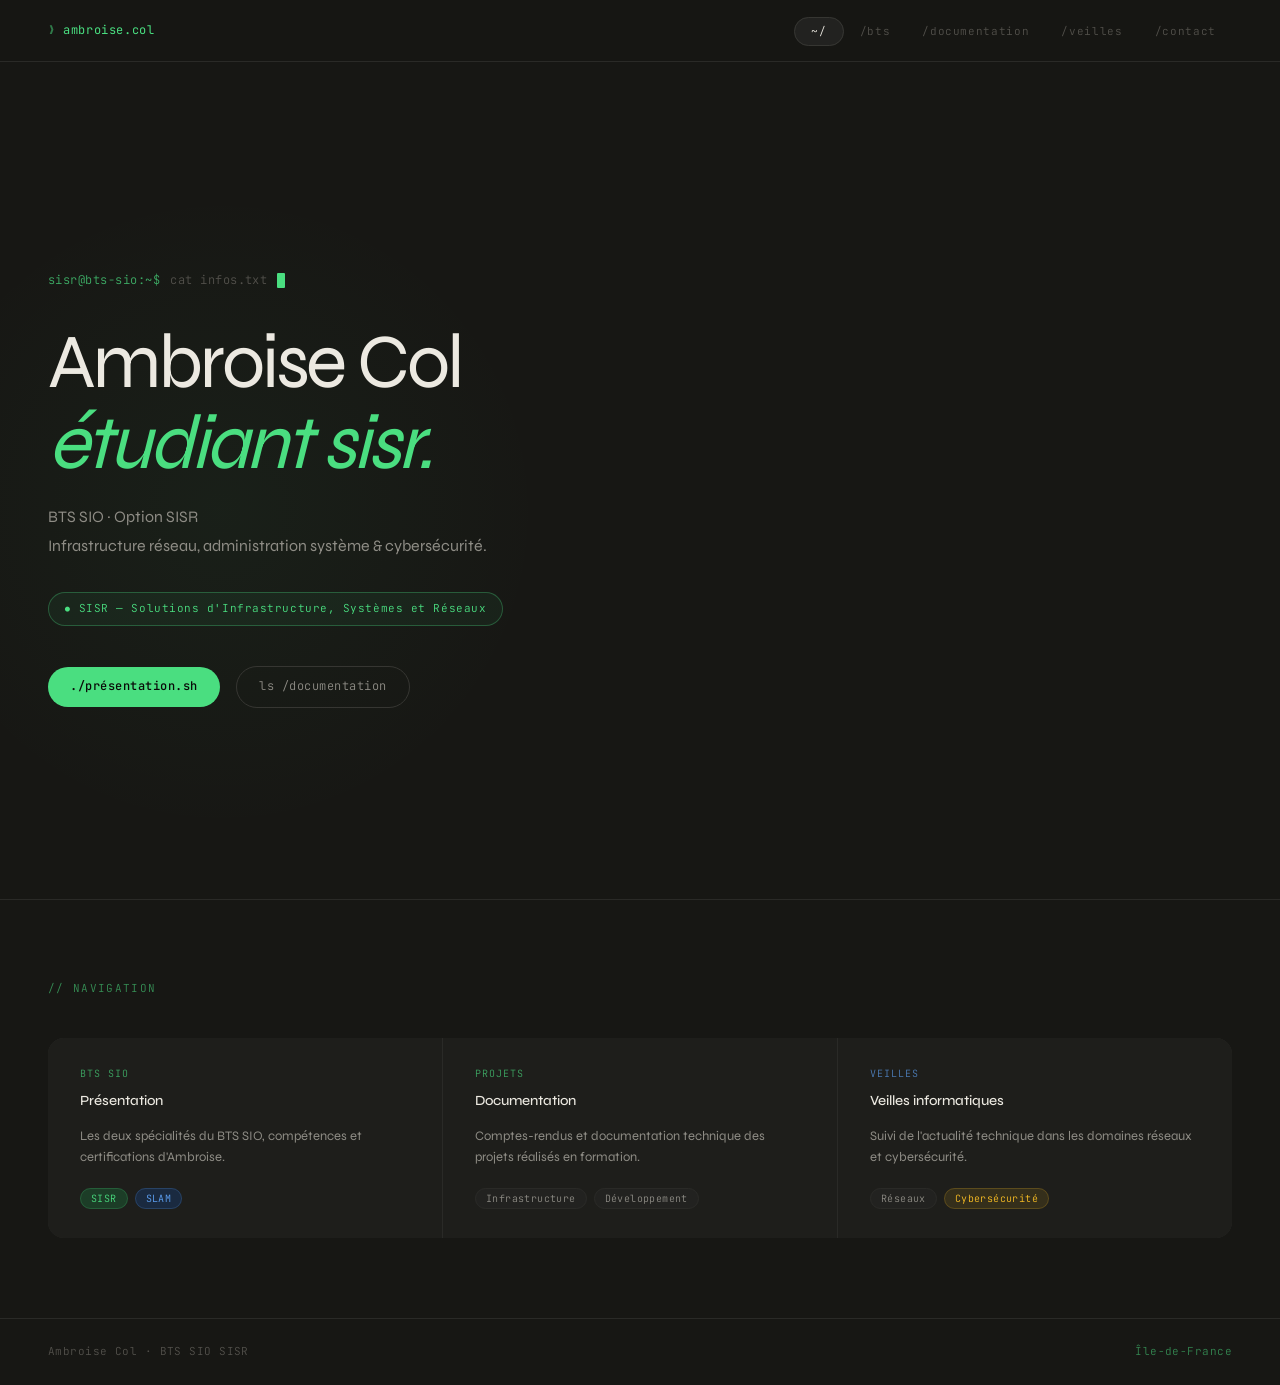
<file: index.html>
<!DOCTYPE html>
<html lang="fr">
<head>
<meta charset="UTF-8">
<meta name="viewport" content="width=device-width, initial-scale=1.0">
<title>Ambroise Col — Portfolio BTS SIO</title>
<link rel="preconnect" href="https://fonts.googleapis.com">
<link href="https://fonts.googleapis.com/css2?family=JetBrains+Mono:wght@300;400;500&family=Syne:wght@300;400;500&display=swap" rel="stylesheet">
<link rel="stylesheet" href="style.css">
</head>
<body>

<nav>
  <a href="index.html" class="nav-logo">ambroise.col</a>
  <ul class="nav-links">
    <li><a href="index.html" class="active">~/</a></li>
    <li><a href="bts.html">/bts</a></li>
    <li><a href="documentation.html">/documentation</a></li>
    <li><a href="veilles.html">/veilles</a></li>
    <li><a href="contact.html">/contact</a></li>
  </ul>
</nav>

<main>
  <section class="hero">
    <div class="hero-inner">
      <div class="terminal-prompt">
        <span class="path">sisr@bts-sio:~$</span>
        <span>cat infos.txt</span>
        <span class="cursor"></span>
      </div>

      <h1>
        Ambroise Col<br>
        <span class="accent">étudiant sisr.</span>
      </h1>

      <p class="hero-sub">
        BTS SIO · Option SISR<br>
        Infrastructure réseau, administration système &amp; cybersécurité.
      </p>

      <div class="hero-badge">SISR — Solutions d'Infrastructure, Systèmes et Réseaux</div>

      <div class="hero-actions">
        <a href="bts.html" class="btn btn-primary">./présentation.sh</a>
        <a href="documentation.html" class="btn btn-ghost">ls /documentation</a>
      </div>
    </div>
  </section>

  <!-- QUICK NAV CARDS -->
  <section class="page-section">
    <div class="section-label">// navigation</div>
    <div class="card-grid cols-3 reveal">

      <a href="bts.html" class="card" style="text-decoration:none;color:inherit;">
        <div class="skill-cat">BTS SIO</div>
        <div class="skill-title">Présentation</div>
        <p style="font-size:13px;color:var(--fg-muted);font-weight:300;line-height:1.65;margin-bottom:1rem;">
          Les deux spécialités du BTS SIO, compétences et certifications d'Ambroise.
        </p>
        <span class="tag hi-green">SISR</span>
        <span class="tag hi-blue" style="margin-left:4px;">SLAM</span>
      </a>

      <a href="documentation.html" class="card" style="text-decoration:none;color:inherit;">
        <div class="skill-cat">Projets</div>
        <div class="skill-title">Documentation</div>
        <p style="font-size:13px;color:var(--fg-muted);font-weight:300;line-height:1.65;margin-bottom:1rem;">
          Comptes-rendus et documentation technique des projets réalisés en formation.
        </p>
        <span class="tag">Infrastructure</span>
        <span class="tag" style="margin-left:4px;">Développement</span>
      </a>

      <a href="veilles.html" class="card" style="text-decoration:none;color:inherit;">
        <div class="skill-cat blue">Veilles</div>
        <div class="skill-title">Veilles informatiques</div>
        <p style="font-size:13px;color:var(--fg-muted);font-weight:300;line-height:1.65;margin-bottom:1rem;">
          Suivi de l'actualité technique dans les domaines réseaux et cybersécurité.
        </p>
        <span class="tag">Réseaux</span>
        <span class="tag hi-amber" style="margin-left:4px;">Cybersécurité</span>
      </a>

    </div>
  </section>
</main>

<footer>
  <p>Ambroise Col · BTS SIO SISR</p>
  <p style="color:var(--green);opacity:0.55;">Île-de-France</p>
</footer>

<script>
  const obs = new IntersectionObserver(e => e.forEach(x => { if(x.isIntersecting){ x.target.classList.add('visible'); obs.unobserve(x.target); } }), {threshold:0.08});
  document.querySelectorAll('.reveal').forEach(el => obs.observe(el));
</script>
</body>
</html>
</file>
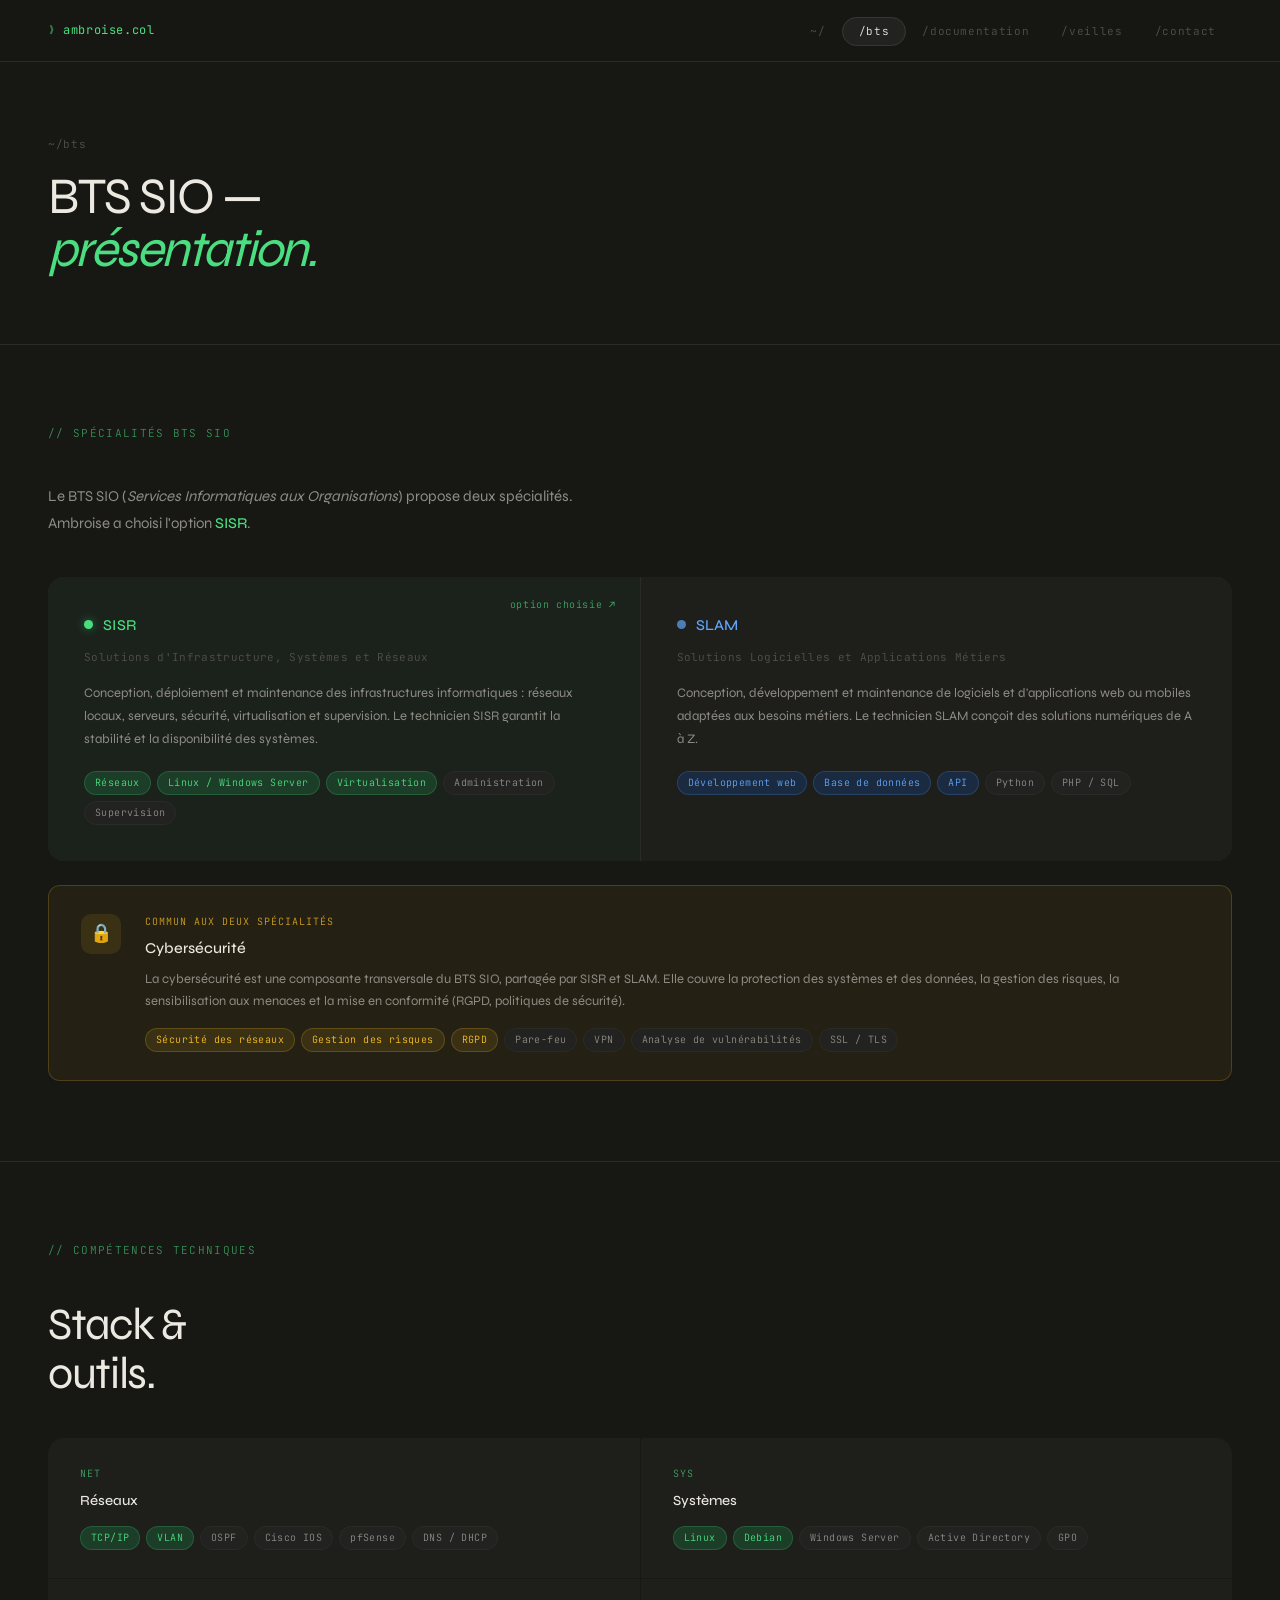
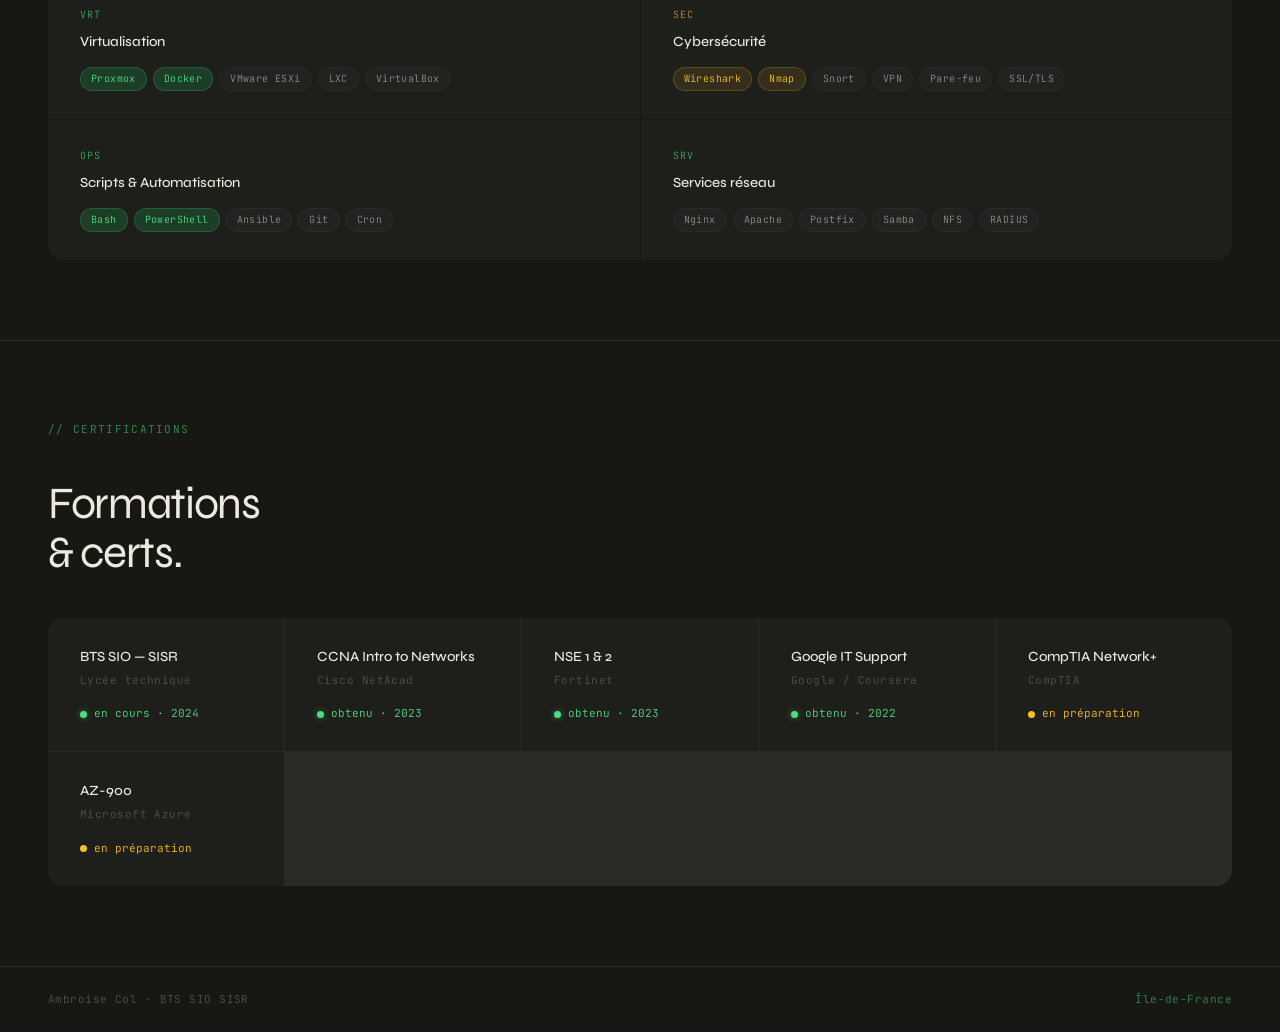
<file: bts.html>
<!DOCTYPE html>
<html lang="fr">
<head>
<meta charset="UTF-8">
<meta name="viewport" content="width=device-width, initial-scale=1.0">
<title>BTS SIO — Ambroise Col</title>
<link rel="preconnect" href="https://fonts.googleapis.com">
<link href="https://fonts.googleapis.com/css2?family=JetBrains+Mono:wght@300;400;500&family=Syne:wght@300;400;500&display=swap" rel="stylesheet">
<link rel="stylesheet" href="style.css">
<style>
  /* ── SPÉ CARDS ───────────────────────── */
  .spe-grid { display: grid; grid-template-columns: 1fr 1fr; gap: 1px; background: var(--border); border-radius: 16px; overflow: hidden; }

  .spe-card {
    background: var(--surface); padding: 2.25rem;
    transition: background 0.2s; position: relative;
  }
  .spe-card:hover { background: var(--bg3); }

  /* SISR = chosen → stronger highlight */
  .spe-card.chosen {
    background: #1b221c;
    border: none;
  }
  .spe-card.chosen::after {
    content: 'option choisie ↗';
    position: absolute; top: 1.25rem; right: 1.5rem;
    font-family: 'JetBrains Mono', monospace; font-size: 10px;
    color: var(--green); opacity: 0.7; letter-spacing: 0.06em;
  }

  .spe-header { display: flex; align-items: center; gap: 10px; margin-bottom: 0.75rem; }
  .spe-dot { width: 9px; height: 9px; border-radius: 50%; flex-shrink: 0; }
  .spe-dot.green { background: var(--green); box-shadow: 0 0 10px rgba(74,222,128,0.45); }
  .spe-dot.blue  { background: var(--blue); opacity: 0.7; }

  .spe-code { font-size: 15px; font-weight: 500; letter-spacing: 0.02em; }
  .spe-code.green { color: var(--green); }
  .spe-code.blue  { color: var(--blue);  }

  .spe-full { font-size: 11px; color: var(--fg-faint); font-family: 'JetBrains Mono', monospace; letter-spacing: 0.03em; margin-bottom: 1rem; }
  .spe-desc { font-size: 13px; color: var(--fg-muted); font-weight: 300; line-height: 1.75; margin-bottom: 1.25rem; }

  /* ── COMMON CYBER BAND ───────────────── */
  .cyber-band {
    background: rgba(251,191,36,0.06);
    border: 1px solid rgba(251,191,36,0.2);
    border-radius: 12px; padding: 1.75rem 2rem;
    margin-bottom: 0;
    display: grid; grid-template-columns: auto 1fr; gap: 1.5rem; align-items: start;
  }

  .cyber-icon {
    width: 40px; height: 40px; border-radius: 10px;
    background: rgba(251,191,36,0.1);
    display: flex; align-items: center; justify-content: center;
    font-size: 18px; flex-shrink: 0;
  }

  .cyber-label {
    font-family: 'JetBrains Mono', monospace; font-size: 10px;
    color: var(--amber); letter-spacing: 0.1em; text-transform: uppercase;
    opacity: 0.8; margin-bottom: 0.4rem;
  }

  .cyber-title { font-size: 15px; font-weight: 500; margin-bottom: 0.5rem; color: var(--fg); }
  .cyber-desc { font-size: 13px; color: var(--fg-muted); font-weight: 300; line-height: 1.7; margin-bottom: 1rem; }

  /* ── SKILLS GRID ─────────────────────── */
  .skills-wrap { display: flex; flex-direction: column; gap: 1px; }
  .skill-row { display: flex; gap: 1px; }

  .skill-row:first-child .card:first-child { border-radius: 16px 0 0 0; }
  .skill-row:first-child .card:last-child  { border-radius: 0 16px 0 0; }
  .skill-row:first-child .card:only-child  { border-radius: 16px 16px 0 0; }
  .skill-row:last-child .card:first-child  { border-radius: 0 0 0 16px; }
  .skill-row:last-child .card:last-child   { border-radius: 0 0 16px 0; }
  .skill-row:last-child .card:only-child   { border-radius: 0 0 16px 16px; }
  .skill-row .card { flex: 1; border-radius: 0; }
</style>
</head>
<body>

<nav>
  <a href="index.html" class="nav-logo">ambroise.col</a>
  <ul class="nav-links">
    <li><a href="index.html">~/</a></li>
    <li><a href="bts.html" class="active">/bts</a></li>
    <li><a href="documentation.html">/documentation</a></li>
    <li><a href="veilles.html">/veilles</a></li>
    <li><a href="contact.html">/contact</a></li>
  </ul>
</nav>

<main>
  <div class="page-header">
    <div class="breadcrumb">~/bts</div>
    <h1>BTS SIO —<br><span class="accent" style="font-style:italic;color:var(--green);">présentation.</span></h1>
  </div>

  <!-- SPÉCIALITÉS -->
  <section class="page-section">
    <div class="section-label">// spécialités bts sio</div>

    <p style="font-size:15px;color:var(--fg-muted);font-weight:300;max-width:560px;line-height:1.8;margin-bottom:2.5rem;">
      Le BTS SIO (<em>Services Informatiques aux Organisations</em>) propose deux spécialités. Ambroise a choisi l'option <strong style="color:var(--green);font-weight:500;">SISR</strong>.
    </p>

    <div class="spe-grid reveal" style="margin-bottom:1.5rem;">

      <div class="spe-card chosen">
        <div class="spe-header">
          <div class="spe-dot green"></div>
          <div class="spe-code green">SISR</div>
        </div>
        <div class="spe-full">Solutions d'Infrastructure, Systèmes et Réseaux</div>
        <div class="spe-desc">
          Conception, déploiement et maintenance des infrastructures informatiques : réseaux locaux, serveurs, sécurité, virtualisation et supervision. Le technicien SISR garantit la stabilité et la disponibilité des systèmes.
        </div>
        <div class="tag-row">
          <span class="tag hi-green">Réseaux</span>
          <span class="tag hi-green">Linux / Windows Server</span>
          <span class="tag hi-green">Virtualisation</span>
          <span class="tag">Administration</span>
          <span class="tag">Supervision</span>
        </div>
      </div>

      <div class="spe-card">
        <div class="spe-header">
          <div class="spe-dot blue"></div>
          <div class="spe-code blue">SLAM</div>
        </div>
        <div class="spe-full">Solutions Logicielles et Applications Métiers</div>
        <div class="spe-desc">
          Conception, développement et maintenance de logiciels et d'applications web ou mobiles adaptées aux besoins métiers. Le technicien SLAM conçoit des solutions numériques de A à Z.
        </div>
        <div class="tag-row">
          <span class="tag hi-blue">Développement web</span>
          <span class="tag hi-blue">Base de données</span>
          <span class="tag hi-blue">API</span>
          <span class="tag">Python</span>
          <span class="tag">PHP / SQL</span>
        </div>
      </div>

    </div>

    <!-- CYBER COMMUN -->
    <div class="cyber-band reveal">
      <div class="cyber-icon">🔒</div>
      <div>
        <div class="cyber-label">Commun aux deux spécialités</div>
        <div class="cyber-title">Cybersécurité</div>
        <div class="cyber-desc">
          La cybersécurité est une composante transversale du BTS SIO, partagée par SISR et SLAM. Elle couvre la protection des systèmes et des données, la gestion des risques, la sensibilisation aux menaces et la mise en conformité (RGPD, politiques de sécurité).
        </div>
        <div class="tag-row">
          <span class="tag hi-amber">Sécurité des réseaux</span>
          <span class="tag hi-amber">Gestion des risques</span>
          <span class="tag hi-amber">RGPD</span>
          <span class="tag">Pare-feu</span>
          <span class="tag">VPN</span>
          <span class="tag">Analyse de vulnérabilités</span>
          <span class="tag">SSL / TLS</span>
        </div>
      </div>
    </div>
  </section>

  <!-- COMPÉTENCES -->
  <section class="page-section">
    <div class="section-label">// compétences techniques</div>
    <h2 style="margin-bottom:2.5rem;">Stack &amp;<br>outils.</h2>
    <div class="skills-wrap reveal">
      <div class="skill-row">
        <div class="card">
          <div class="skill-cat">NET</div>
          <div class="skill-title">Réseaux</div>
          <div class="tag-row">
            <span class="tag hi-green">TCP/IP</span><span class="tag hi-green">VLAN</span><span class="tag">OSPF</span><span class="tag">Cisco IOS</span><span class="tag">pfSense</span><span class="tag">DNS / DHCP</span>
          </div>
        </div>
        <div class="card">
          <div class="skill-cat">SYS</div>
          <div class="skill-title">Systèmes</div>
          <div class="tag-row">
            <span class="tag hi-green">Linux</span><span class="tag hi-green">Debian</span><span class="tag">Windows Server</span><span class="tag">Active Directory</span><span class="tag">GPO</span>
          </div>
        </div>
      </div>
      <div class="skill-row">
        <div class="card">
          <div class="skill-cat">VRT</div>
          <div class="skill-title">Virtualisation</div>
          <div class="tag-row">
            <span class="tag hi-green">Proxmox</span><span class="tag hi-green">Docker</span><span class="tag">VMware ESXi</span><span class="tag">LXC</span><span class="tag">VirtualBox</span>
          </div>
        </div>
        <div class="card">
          <div class="skill-cat amber">SEC</div>
          <div class="skill-title">Cybersécurité</div>
          <div class="tag-row">
            <span class="tag hi-amber">Wireshark</span><span class="tag hi-amber">Nmap</span><span class="tag">Snort</span><span class="tag">VPN</span><span class="tag">Pare-feu</span><span class="tag">SSL/TLS</span>
          </div>
        </div>
      </div>
      <div class="skill-row">
        <div class="card">
          <div class="skill-cat">OPS</div>
          <div class="skill-title">Scripts &amp; Automatisation</div>
          <div class="tag-row">
            <span class="tag hi-green">Bash</span><span class="tag hi-green">PowerShell</span><span class="tag">Ansible</span><span class="tag">Git</span><span class="tag">Cron</span>
          </div>
        </div>
        <div class="card">
          <div class="skill-cat">SRV</div>
          <div class="skill-title">Services réseau</div>
          <div class="tag-row">
            <span class="tag">Nginx</span><span class="tag">Apache</span><span class="tag">Postfix</span><span class="tag">Samba</span><span class="tag">NFS</span><span class="tag">RADIUS</span>
          </div>
        </div>
      </div>
    </div>
  </section>

  <!-- CERTIFICATIONS -->
  <section class="page-section">
    <div class="section-label">// certifications</div>
    <h2 style="margin-bottom:2.5rem;">Formations<br>&amp; certs.</h2>
    <div class="card-grid auto reveal">
      <div class="card">
        <div class="cert-name">BTS SIO — SISR</div>
        <div class="cert-org">Lycée technique</div>
        <div class="cert-status ok"><span class="cert-dot ok"></span>en cours · 2024</div>
      </div>
      <div class="card">
        <div class="cert-name">CCNA Intro to Networks</div>
        <div class="cert-org">Cisco NetAcad</div>
        <div class="cert-status ok"><span class="cert-dot ok"></span>obtenu · 2023</div>
      </div>
      <div class="card">
        <div class="cert-name">NSE 1 &amp; 2</div>
        <div class="cert-org">Fortinet</div>
        <div class="cert-status ok"><span class="cert-dot ok"></span>obtenu · 2023</div>
      </div>
      <div class="card">
        <div class="cert-name">Google IT Support</div>
        <div class="cert-org">Google / Coursera</div>
        <div class="cert-status ok"><span class="cert-dot ok"></span>obtenu · 2022</div>
      </div>
      <div class="card">
        <div class="cert-name">CompTIA Network+</div>
        <div class="cert-org">CompTIA</div>
        <div class="cert-status wip"><span class="cert-dot wip"></span>en préparation</div>
      </div>
      <div class="card">
        <div class="cert-name">AZ-900</div>
        <div class="cert-org">Microsoft Azure</div>
        <div class="cert-status wip"><span class="cert-dot wip"></span>en préparation</div>
      </div>
    </div>
  </section>
</main>

<footer>
  <p>Ambroise Col · BTS SIO SISR</p>
  <p style="color:var(--green);opacity:0.55;">Île-de-France</p>
</footer>

<script>
  const obs = new IntersectionObserver(e => e.forEach(x => { if(x.isIntersecting){ x.target.classList.add('visible'); obs.unobserve(x.target); } }), {threshold:0.07});
  document.querySelectorAll('.reveal, .card, .project-item').forEach(el => { if(!el.classList.contains('reveal')) el.classList.add('reveal'); obs.observe(el); });
</script>
</body>
</html>
</file>
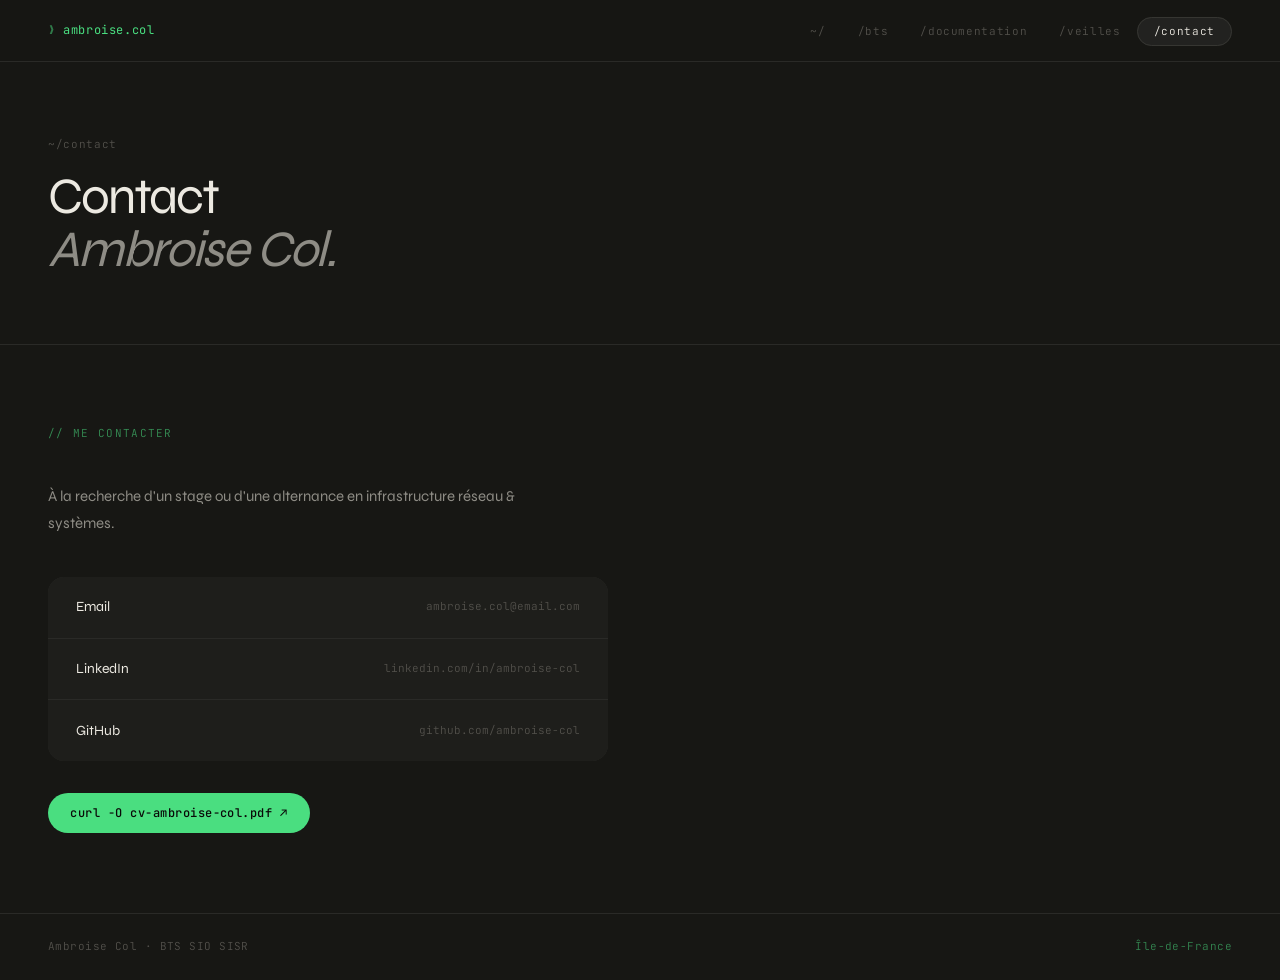
<file: contact.html>
<!DOCTYPE html>
<html lang="fr">
<head>
<meta charset="UTF-8">
<meta name="viewport" content="width=device-width, initial-scale=1.0">
<title>Contact — Ambroise Col</title>
<link rel="preconnect" href="https://fonts.googleapis.com">
<link href="https://fonts.googleapis.com/css2?family=JetBrains+Mono:wght@300;400;500&family=Syne:wght@300;400;500&display=swap" rel="stylesheet">
<link rel="stylesheet" href="style.css">
</head>
<body>

<nav>
  <a href="index.html" class="nav-logo">ambroise.col</a>
  <ul class="nav-links">
    <li><a href="index.html">~/</a></li>
    <li><a href="bts.html">/bts</a></li>
    <li><a href="documentation.html">/documentation</a></li>
    <li><a href="veilles.html">/veilles</a></li>
    <li><a href="contact.html" class="active">/contact</a></li>
  </ul>
</nav>

<main>
  <div class="page-header">
    <div class="breadcrumb">~/contact</div>
    <h1>Contact<br><span style="font-style:italic;color:var(--fg-muted);">Ambroise Col.</span></h1>
  </div>

  <section class="page-section">
    <div class="section-label">// me contacter</div>
    <p style="font-size:15px;color:var(--fg-muted);font-weight:300;max-width:500px;line-height:1.8;margin-bottom:2.5rem;">
      À la recherche d'un stage ou d'une alternance en infrastructure réseau &amp; systèmes.
    </p>

    <div class="contact-links reveal" style="max-width:560px;">
      <a href="mailto:ambroise.col@email.com" class="contact-link">
        <span class="contact-link-label">Email</span>
        <span class="contact-link-value">ambroise.col@email.com</span>
      </a>
      <a href="https://linkedin.com" class="contact-link" target="_blank">
        <span class="contact-link-label">LinkedIn</span>
        <span class="contact-link-value">linkedin.com/in/ambroise-col</span>
      </a>
      <a href="https://github.com" class="contact-link" target="_blank">
        <span class="contact-link-label">GitHub</span>
        <span class="contact-link-value">github.com/ambroise-col</span>
      </a>
    </div>

    <div style="margin-top:2rem;">
      <a href="#" class="btn btn-primary" onclick="return false;">curl -O cv-ambroise-col.pdf ↗</a>
    </div>
  </section>
</main>

<footer>
  <p>Ambroise Col · BTS SIO SISR</p>
  <p style="color:var(--green);opacity:0.55;">Île-de-France</p>
</footer>

<script>
  const obs = new IntersectionObserver(e => e.forEach(x => { if(x.isIntersecting){ x.target.classList.add('visible'); obs.unobserve(x.target); } }), {threshold:0.07});
  document.querySelectorAll('.reveal').forEach(el => obs.observe(el));
</script>
</body>
</html>
</file>
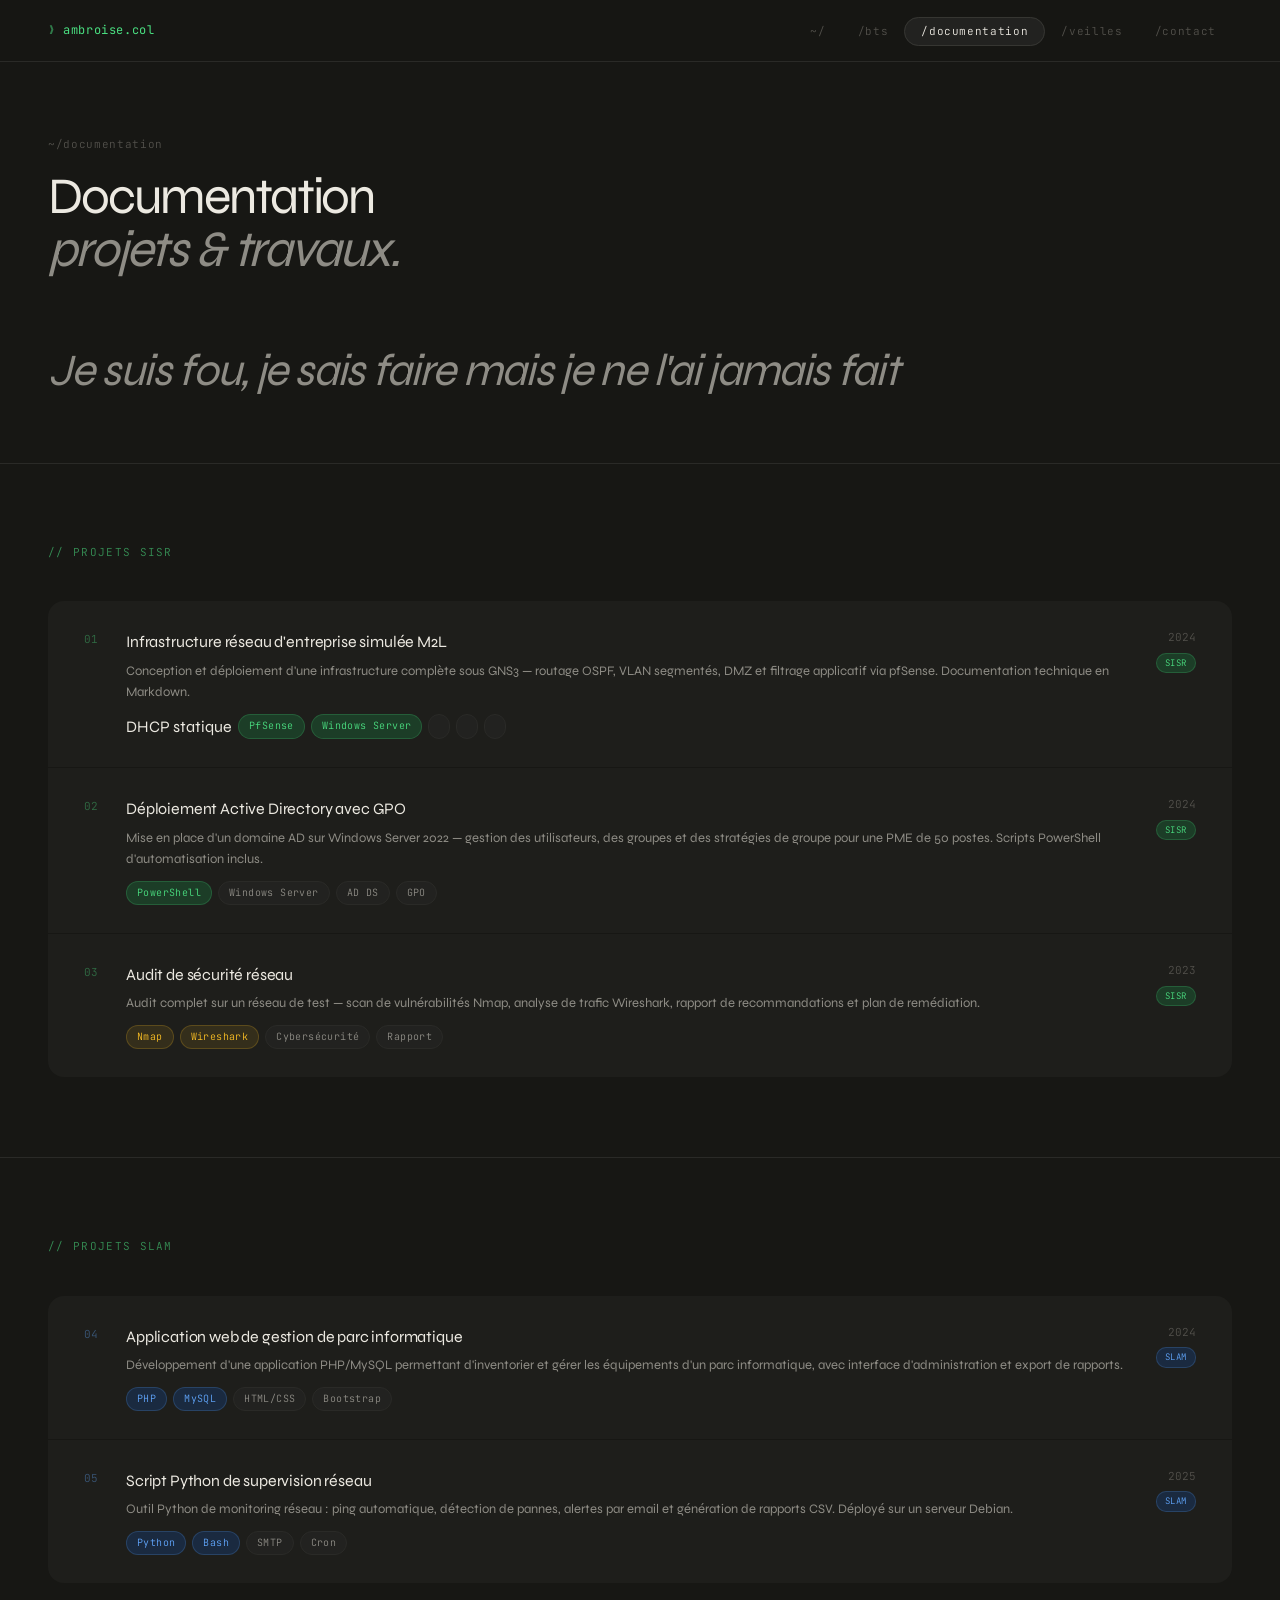
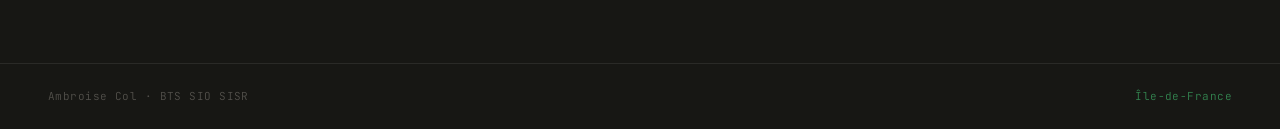
<file: documentation.html>
<!DOCTYPE html>
<html lang="fr">
<head>
<meta charset="UTF-8">
<meta name="viewport" content="width=device-width, initial-scale=1.0">
<title>Documentation — Ambroise Col</title>
<link rel="preconnect" href="https://fonts.googleapis.com">
<link href="https://fonts.googleapis.com/css2?family=JetBrains+Mono:wght@300;400;500&family=Syne:wght@300;400;500&display=swap" rel="stylesheet">
<link rel="stylesheet" href="style.css">
</head>
<body>

<nav>
  <a href="index.html" class="nav-logo">ambroise.col</a>
  <ul class="nav-links">
    <li><a href="index.html">~/</a></li>
    <li><a href="bts.html">/bts</a></li>
    <li><a href="documentation.html" class="active">/documentation</a></li>
    <li><a href="veilles.html">/veilles</a></li>
    <li><a href="contact.html">/contact</a></li>
  </ul>
</nav>

<main>
  <div class="page-header">
    <div class="breadcrumb">~/documentation</div>
    <h1>Documentation<br><span style="font-style:italic;color:var(--fg-muted);">projets &amp; travaux.</span></h1>
    <h2><br><span style="font-style:italic;color:var(--fg-muted);">Je suis fou, je sais faire mais je ne l'ai jamais fait</span></h2>
  </div>

  <section class="page-section">
    <div class="section-label">// projets sisr</div>
    <div class="list-rows reveal">

      <div class="project-item sisr">
        <div class="proj-num g">01</div>
        <div>
          <div class="proj-name">Infrastructure réseau d'entreprise simulée M2L</div>
          <div class="proj-desc">Conception et déploiement d'une infrastructure complète sous GNS3 — routage OSPF, VLAN segmentés, DMZ et filtrage applicatif via pfSense. Documentation technique en Markdown.</div>
          <div class="tag-row">DHCP statique<span class="tag hi-green">PfSense</span><span class="tag hi-green">Windows Server</span><span class="tag"></span><span class="tag"></span><span class="tag"></span></div>
        </div>
        <div style="display:flex;flex-direction:column;align-items:flex-end;gap:6px;">
          <div class="proj-year">2024</div>
          <div class="spé-badge sisr">SISR</div>
        </div>
      </div>

      <div class="project-item sisr">
        <div class="proj-num g">02</div>
        <div>
          <div class="proj-name">Déploiement Active Directory avec GPO</div>
          <div class="proj-desc">Mise en place d'un domaine AD sur Windows Server 2022 — gestion des utilisateurs, des groupes et des stratégies de groupe pour une PME de 50 postes. Scripts PowerShell d'automatisation inclus.</div>
          <div class="tag-row"><span class="tag hi-green">PowerShell</span><span class="tag">Windows Server</span><span class="tag">AD DS</span><span class="tag">GPO</span></div>
        </div>
        <div style="display:flex;flex-direction:column;align-items:flex-end;gap:6px;">
          <div class="proj-year">2024</div>
          <div class="spé-badge sisr">SISR</div>
        </div>
      </div>

      <div class="project-item sisr">
        <div class="proj-num g">03</div>
        <div>
          <div class="proj-name">Audit de sécurité réseau</div>
          <div class="proj-desc">Audit complet sur un réseau de test — scan de vulnérabilités Nmap, analyse de trafic Wireshark, rapport de recommandations et plan de remédiation.</div>
          <div class="tag-row"><span class="tag hi-amber">Nmap</span><span class="tag hi-amber">Wireshark</span><span class="tag">Cybersécurité</span><span class="tag">Rapport</span></div>
        </div>
        <div style="display:flex;flex-direction:column;align-items:flex-end;gap:6px;">
          <div class="proj-year">2023</div>
          <div class="spé-badge sisr">SISR</div>
        </div>
      </div>

    </div>
  </section>

  <section class="page-section">
    <div class="section-label">// projets slam</div>
    <div class="list-rows reveal">

      <div class="project-item slam">
        <div class="proj-num b">04</div>
        <div>
          <div class="proj-name">Application web de gestion de parc informatique</div>
          <div class="proj-desc">Développement d'une application PHP/MySQL permettant d'inventorier et gérer les équipements d'un parc informatique, avec interface d'administration et export de rapports.</div>
          <div class="tag-row"><span class="tag hi-blue">PHP</span><span class="tag hi-blue">MySQL</span><span class="tag">HTML/CSS</span><span class="tag">Bootstrap</span></div>
        </div>
        <div style="display:flex;flex-direction:column;align-items:flex-end;gap:6px;">
          <div class="proj-year">2024</div>
          <div class="spé-badge slam">SLAM</div>
        </div>
      </div>

      <div class="project-item slam">
        <div class="proj-num b">05</div>
        <div>
          <div class="proj-name">Script Python de supervision réseau</div>
          <div class="proj-desc">Outil Python de monitoring réseau : ping automatique, détection de pannes, alertes par email et génération de rapports CSV. Déployé sur un serveur Debian.</div>
          <div class="tag-row"><span class="tag hi-blue">Python</span><span class="tag hi-blue">Bash</span><span class="tag">SMTP</span><span class="tag">Cron</span></div>
        </div>
        <div style="display:flex;flex-direction:column;align-items:flex-end;gap:6px;">
          <div class="proj-year">2025</div>
          <div class="spé-badge slam">SLAM</div>
        </div>
      </div>

    </div>
  </section>
</main>

<footer>
  <p>Ambroise Col · BTS SIO SISR</p>
  <p style="color:var(--green);opacity:0.55;">Île-de-France</p>
</footer>

<script>
  const obs = new IntersectionObserver(e => e.forEach(x => { if(x.isIntersecting){ x.target.classList.add('visible'); obs.unobserve(x.target); } }), {threshold:0.07});
  document.querySelectorAll('.reveal, .project-item').forEach(el => { if(!el.classList.contains('reveal')) el.classList.add('reveal'); obs.observe(el); });
</script>
</body>
</html>
</file>
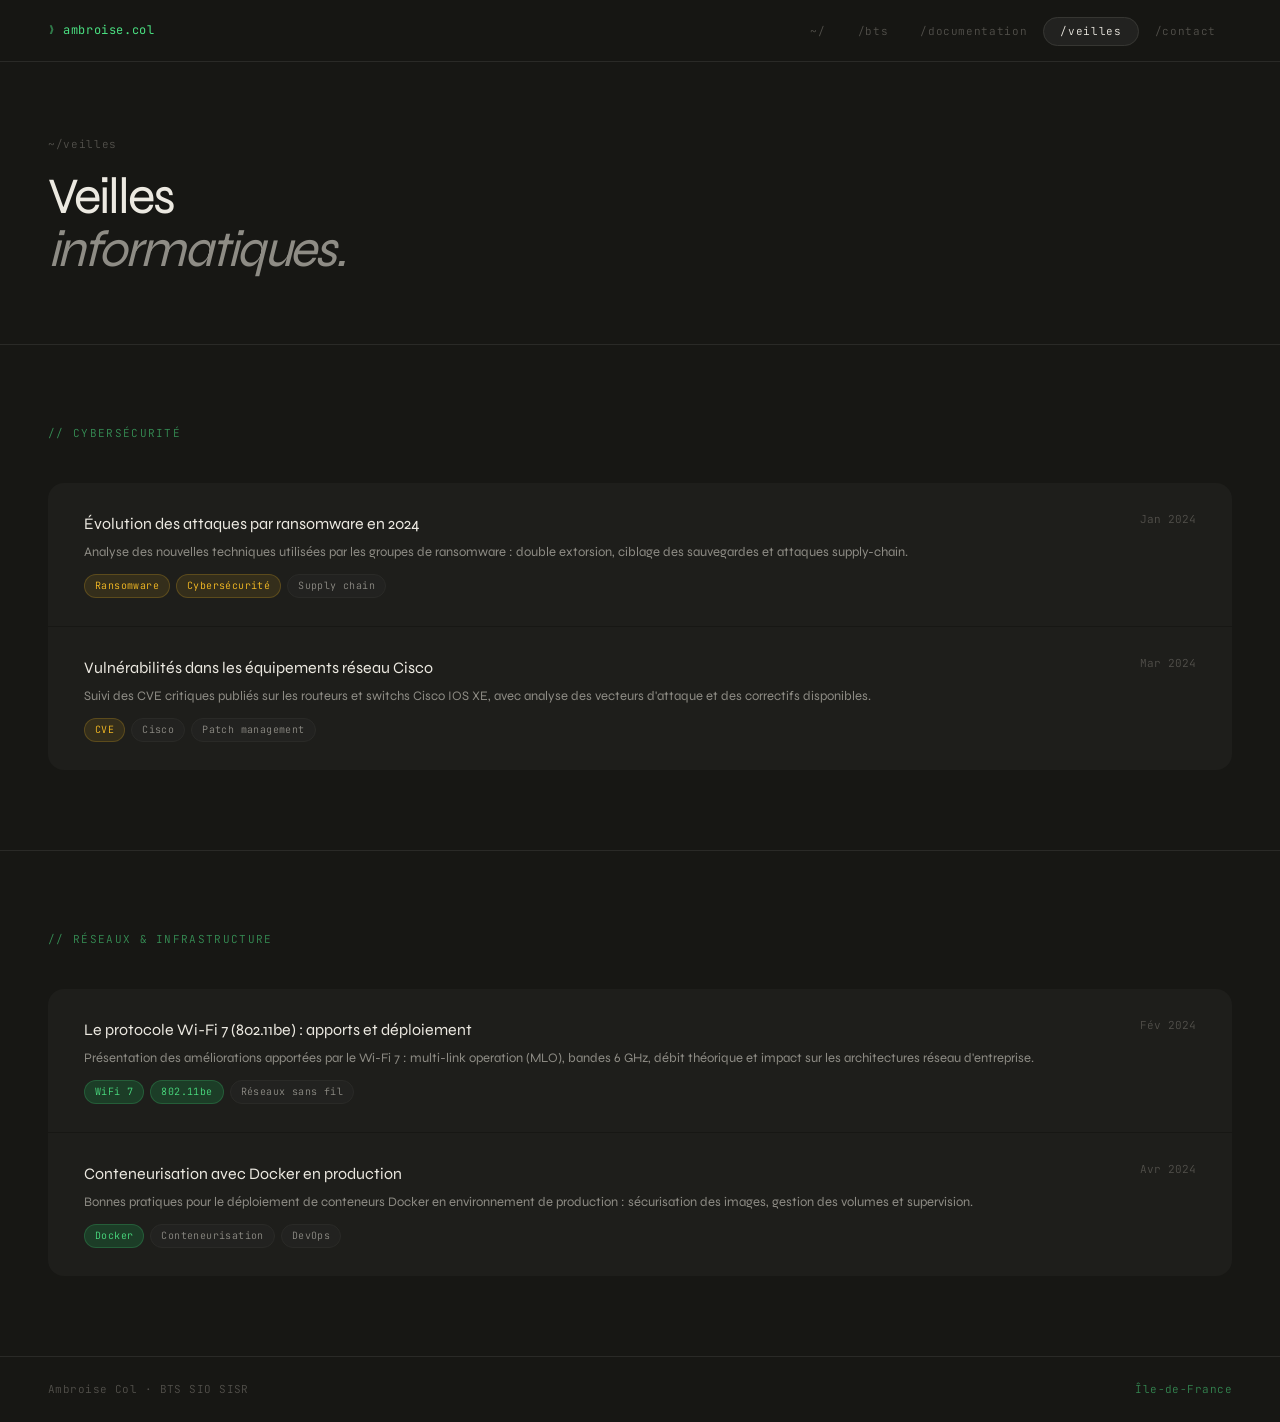
<file: veilles.html>
<!DOCTYPE html>
<html lang="fr">
<head>
<meta charset="UTF-8">
<meta name="viewport" content="width=device-width, initial-scale=1.0">
<title>Veilles — Ambroise Col</title>
<link rel="preconnect" href="https://fonts.googleapis.com">
<link href="https://fonts.googleapis.com/css2?family=JetBrains+Mono:wght@300;400;500&family=Syne:wght@300;400;500&display=swap" rel="stylesheet">
<link rel="stylesheet" href="style.css">
<style>
  .veille-item {
    background: var(--surface); padding: 1.75rem 2.25rem;
    position: relative; overflow: hidden;
    text-decoration: none; color: inherit;
    transition: background 0.2s;
    display: grid; grid-template-columns: 1fr auto; gap: 1.5rem; align-items: start;
  }
  .veille-item:hover { background: var(--bg3); }
  .veille-item:first-child { border-radius: 16px 16px 0 0; }
  .veille-item:last-child  { border-radius: 0 0 16px 16px; }
  .veille-item::before {
    content: ''; position: absolute; left: 0; top: 0; bottom: 0;
    width: 3px; background: var(--amber); opacity: 0; transition: opacity 0.2s;
  }
  .veille-item:hover::before { opacity: 1; }
  .veille-title { font-size: 1rem; font-weight: 400; margin-bottom: 0.35rem; }
  .veille-desc  { font-size: 13px; color: var(--fg-muted); font-weight: 300; line-height: 1.65; margin-bottom: 0.65rem; }
  .veille-date  { font-family: 'JetBrains Mono', monospace; font-size: 11px; color: var(--fg-faint); white-space: nowrap; }
</style>
</head>
<body>

<nav>
  <a href="index.html" class="nav-logo">ambroise.col</a>
  <ul class="nav-links">
    <li><a href="index.html">~/</a></li>
    <li><a href="bts.html">/bts</a></li>
    <li><a href="documentation.html">/documentation</a></li>
    <li><a href="veilles.html" class="active">/veilles</a></li>
    <li><a href="contact.html">/contact</a></li>
  </ul>
</nav>

<main>
  <div class="page-header">
    <div class="breadcrumb">~/veilles</div>
    <h1>Veilles<br><span style="font-style:italic;color:var(--fg-muted);">informatiques.</span></h1>
  </div>

  <section class="page-section">
    <div class="section-label">// cybersécurité</div>
    <div class="list-rows reveal">

      <div class="veille-item">
        <div>
          <div class="veille-title">Évolution des attaques par ransomware en 2024</div>
          <div class="veille-desc">Analyse des nouvelles techniques utilisées par les groupes de ransomware : double extorsion, ciblage des sauvegardes et attaques supply-chain.</div>
          <div class="tag-row"><span class="tag hi-amber">Ransomware</span><span class="tag hi-amber">Cybersécurité</span><span class="tag">Supply chain</span></div>
        </div>
        <div class="veille-date">Jan 2024</div>
      </div>

      <div class="veille-item">
        <div>
          <div class="veille-title">Vulnérabilités dans les équipements réseau Cisco</div>
          <div class="veille-desc">Suivi des CVE critiques publiés sur les routeurs et switchs Cisco IOS XE, avec analyse des vecteurs d'attaque et des correctifs disponibles.</div>
          <div class="tag-row"><span class="tag hi-amber">CVE</span><span class="tag">Cisco</span><span class="tag">Patch management</span></div>
        </div>
        <div class="veille-date">Mar 2024</div>
      </div>

    </div>
  </section>

  <section class="page-section">
    <div class="section-label">// réseaux & infrastructure</div>
    <div class="list-rows reveal">

      <div class="veille-item">
        <div>
          <div class="veille-title">Le protocole Wi-Fi 7 (802.11be) : apports et déploiement</div>
          <div class="veille-desc">Présentation des améliorations apportées par le Wi-Fi 7 : multi-link operation (MLO), bandes 6 GHz, débit théorique et impact sur les architectures réseau d'entreprise.</div>
          <div class="tag-row"><span class="tag hi-green">WiFi 7</span><span class="tag hi-green">802.11be</span><span class="tag">Réseaux sans fil</span></div>
        </div>
        <div class="veille-date">Fév 2024</div>
      </div>

      <div class="veille-item">
        <div>
          <div class="veille-title">Conteneurisation avec Docker en production</div>
          <div class="veille-desc">Bonnes pratiques pour le déploiement de conteneurs Docker en environnement de production : sécurisation des images, gestion des volumes et supervision.</div>
          <div class="tag-row"><span class="tag hi-green">Docker</span><span class="tag">Conteneurisation</span><span class="tag">DevOps</span></div>
        </div>
        <div class="veille-date">Avr 2024</div>
      </div>

    </div>
  </section>
</main>

<footer>
  <p>Ambroise Col · BTS SIO SISR</p>
  <p style="color:var(--green);opacity:0.55;">Île-de-France</p>
</footer>

<script>
  const obs = new IntersectionObserver(e => e.forEach(x => { if(x.isIntersecting){ x.target.classList.add('visible'); obs.unobserve(x.target); } }), {threshold:0.07});
  document.querySelectorAll('.reveal, .veille-item').forEach(el => { if(!el.classList.contains('reveal')) el.classList.add('reveal'); obs.observe(el); });
</script>
</body>
</html>
</file>
<file: style.css>
*, *::before, *::after { box-sizing: border-box; margin: 0; padding: 0; }

:root {
  --bg:       #171714;
  --bg2:      #1c1c19;
  --bg3:      #222220;
  --fg:       #ece9e1;
  --fg-muted: #8e8c85;
  --fg-faint: #52504b;
  --green:    #4ade80;
  --green-dim:#1c3d27;
  --blue:     #60a5fa;
  --blue-dim: #1a2a40;
  --amber:    #fbbf24;
  --border:   #2a2a27;
  --border2:  #363632;
  --surface:  #1e1e1b;
}

html { scroll-behavior: smooth; }

body {
  font-family: 'Syne', sans-serif;
  background: var(--bg);
  color: var(--fg);
  font-size: 16px;
  line-height: 1.6;
  font-weight: 300;
  min-height: 100vh;
}

::selection { background: var(--green-dim); color: var(--green); }

/* ── NAV ─────────────────────────────── */
nav {
  position: fixed; top: 0; left: 0; right: 0; z-index: 100;
  display: flex; justify-content: space-between; align-items: center;
  padding: 1.1rem 3rem;
  background: rgba(23,23,20,0.92);
  backdrop-filter: blur(20px);
  border-bottom: 1px solid var(--border);
}

.nav-logo {
  font-family: 'JetBrains Mono', monospace;
  font-size: 12px; color: var(--green);
  text-decoration: none; font-weight: 400; letter-spacing: 0.05em;
}
.nav-logo::before { content: '❯ '; opacity: 0.5; }

.nav-links { display: flex; gap: 0; list-style: none; }

.nav-links a {
  font-family: 'JetBrains Mono', monospace;
  font-size: 11px; color: var(--fg-faint);
  text-decoration: none; letter-spacing: 0.06em;
  padding: 0.4rem 1rem;
  border-radius: 40px;
  transition: color 0.2s, background 0.2s;
}
.nav-links a:hover { color: var(--fg-muted); }
.nav-links a.active {
  color: var(--fg);
  background: var(--bg3);
  border: 1px solid var(--border2);
}

/* ── MAIN WRAPPER ────────────────────── */
main { padding-top: 5rem; }

/* ── HERO ────────────────────────────── */
.hero {
  min-height: calc(100vh - 5rem);
  display: flex; align-items: center;
  padding: 4rem 3rem 4rem;
  border-bottom: 1px solid var(--border);
  position: relative; overflow: hidden;
}

.hero::after {
  content: '';
  position: absolute; top: 10%; left: -10%;
  width: 700px; height: 700px;
  background: radial-gradient(circle, rgba(74,222,128,0.045) 0%, transparent 65%);
  pointer-events: none;
}

.hero-inner { max-width: 820px; position: relative; z-index: 1; }

.terminal-prompt {
  display: flex; align-items: center; gap: 10px;
  font-family: 'JetBrains Mono', monospace; font-size: 12px;
  color: var(--fg-faint); margin-bottom: 2rem; letter-spacing: 0.04em;
}
.terminal-prompt .path { color: var(--green); opacity: 0.75; }

.cursor {
  width: 8px; height: 15px; background: var(--green);
  display: inline-block; animation: blink 1.2s step-end infinite;
  border-radius: 1px; vertical-align: middle;
}
@keyframes blink { 50% { opacity: 0; } }

h1 {
  font-size: clamp(3rem, 6vw, 5.2rem); font-weight: 300;
  line-height: 1.05; letter-spacing: -0.04em;
  margin-bottom: 1.2rem; color: var(--fg);
}
h1 .accent { color: var(--green); font-style: italic; }
h1 .dim    { color: var(--fg-muted); font-style: italic; }

.hero-sub {
  font-size: 1rem; color: var(--fg-muted);
  max-width: 480px; margin-bottom: 2rem;
  font-weight: 300; line-height: 1.8;
}

.hero-badge {
  display: inline-flex; align-items: center; gap: 8px;
  border: 1px solid rgba(74,222,128,0.3);
  background: rgba(74,222,128,0.06);
  border-radius: 40px; padding: 7px 16px;
  font-family: 'JetBrains Mono', monospace; font-size: 11px;
  color: var(--green); letter-spacing: 0.05em;
  margin-bottom: 2.5rem;
}
.hero-badge::before { content: '●'; font-size: 8px; animation: blink 2s step-end infinite; }

.hero-actions { display: flex; gap: 1rem; align-items: center; flex-wrap: wrap; }

/* ── BUTTONS ─────────────────────────── */
.btn {
  display: inline-flex; align-items: center; gap: 8px;
  padding: 0.65rem 1.4rem;
  font-family: 'JetBrains Mono', monospace; font-size: 12px;
  letter-spacing: 0.04em; border-radius: 40px;
  text-decoration: none; transition: all 0.25s; cursor: pointer; border: none;
}
.btn-primary { background: var(--green); color: #0a0a08; font-weight: 500; }
.btn-primary:hover { box-shadow: 0 0 24px rgba(74,222,128,0.2); transform: translateY(-1px); }
.btn-ghost { background: transparent; color: var(--fg-muted); border: 1px solid var(--border2); }
.btn-ghost:hover { border-color: var(--fg-faint); color: var(--fg); }

/* ── PAGE SECTIONS ───────────────────── */
.page-section { padding: 5rem 3rem; border-bottom: 1px solid var(--border); }
.page-section:last-of-type { border-bottom: none; }

.section-label {
  font-family: 'JetBrains Mono', monospace; font-size: 11px;
  letter-spacing: 0.12em; color: var(--green); opacity: 0.6;
  text-transform: uppercase; margin-bottom: 2.5rem;
}

h2 {
  font-size: clamp(1.8rem, 3.5vw, 2.8rem); font-weight: 300;
  letter-spacing: -0.03em; line-height: 1.1;
  margin-bottom: 1.25rem; color: var(--fg);
}

.section-line { width: 36px; height: 1px; background: var(--green); opacity: 0.35; margin-bottom: 2.5rem; }
.section-line.blue { background: var(--blue); }

/* ── TAGS ────────────────────────────── */
.tag {
  font-size: 10px; font-family: 'JetBrains Mono', monospace;
  background: var(--bg3); color: var(--fg-muted);
  padding: 3px 10px; border-radius: 20px;
  letter-spacing: 0.04em; border: 1px solid var(--border);
}
.tag.hi-green { background: var(--green-dim); color: var(--green); border-color: rgba(74,222,128,0.2); }
.tag.hi-blue  { background: var(--blue-dim);  color: var(--blue);  border-color: rgba(96,165,250,0.2); }
.tag.hi-amber { background: rgba(251,191,36,0.1); color: var(--amber); border-color: rgba(251,191,36,0.2); }
.tag-row { display: flex; flex-wrap: wrap; gap: 6px; }

/* ── CARDS GRID ──────────────────────── */
.card-grid {
  display: grid; gap: 1px; background: var(--border);
  border-radius: 16px; overflow: hidden;
}
.card-grid.cols-2 { grid-template-columns: 1fr 1fr; }
.card-grid.cols-3 { grid-template-columns: repeat(3, 1fr); }
.card-grid.auto   { grid-template-columns: repeat(auto-fill, minmax(220px, 1fr)); }

.card {
  background: var(--surface); padding: 1.75rem 2rem;
  transition: background 0.2s;
}
.card:hover { background: var(--bg3); }

/* ── LIST ROWS ───────────────────────── */
.list-rows { display: flex; flex-direction: column; gap: 1px; }
.list-rows .card:first-child { border-radius: 16px 16px 0 0; }
.list-rows .card:last-child  { border-radius: 0 0 16px 16px; }
.list-rows .card:only-child  { border-radius: 16px; }

/* ── PROJECT ITEM ────────────────────── */
.project-item {
  background: var(--surface); padding: 1.75rem 2.25rem;
  display: grid; grid-template-columns: auto 1fr auto;
  gap: 1.75rem; align-items: start;
  transition: background 0.2s; text-decoration: none; color: inherit;
  position: relative; overflow: hidden;
}
.project-item::before {
  content: ''; position: absolute; left: 0; top: 0; bottom: 0;
  width: 3px; opacity: 0; transition: opacity 0.2s;
}
.project-item.sisr::before { background: var(--green); }
.project-item.slam::before { background: var(--blue); }
.project-item:hover::before { opacity: 1; }
.project-item:hover { background: var(--bg3); }
.project-item:first-child { border-radius: 16px 16px 0 0; }
.project-item:last-child  { border-radius: 0 0 16px 16px; }

.proj-num { font-family: 'JetBrains Mono', monospace; font-size: 11px; opacity: 0.4; padding-top: 2px; }
.proj-num.g { color: var(--green); }
.proj-num.b { color: var(--blue); }

.proj-name { font-size: 1rem; font-weight: 400; letter-spacing: -0.01em; margin-bottom: 0.35rem; }
.proj-desc { font-size: 13px; color: var(--fg-muted); font-weight: 300; line-height: 1.65; margin-bottom: 0.65rem; }
.proj-year { font-family: 'JetBrains Mono', monospace; font-size: 11px; color: var(--fg-faint); white-space: nowrap; }

.spé-badge {
  font-size: 9px; font-family: 'JetBrains Mono', monospace;
  padding: 2px 8px; border-radius: 10px; letter-spacing: 0.06em;
}
.spé-badge.sisr { background: var(--green-dim); color: var(--green); border: 1px solid rgba(74,222,128,0.2); }
.spé-badge.slam { background: var(--blue-dim);  color: var(--blue);  border: 1px solid rgba(96,165,250,0.2); }

/* ── SKILL CATEGORY ──────────────────── */
.skill-cat {
  font-family: 'JetBrains Mono', monospace; font-size: 10px;
  color: var(--green); letter-spacing: 0.1em;
  text-transform: uppercase; opacity: 0.7; margin-bottom: 0.5rem;
}
.skill-cat.blue { color: var(--blue); }
.skill-cat.amber { color: var(--amber); }
.skill-title { font-size: 14px; font-weight: 500; margin-bottom: 0.85rem; color: var(--fg); }

/* ── CERT CARD ───────────────────────── */
.cert-dot { width: 7px; height: 7px; border-radius: 50%; display: inline-block; margin-right: 7px; vertical-align: middle; }
.cert-dot.ok  { background: var(--green); box-shadow: 0 0 7px rgba(74,222,128,0.5); }
.cert-dot.wip { background: var(--amber); }
.cert-name { font-size: 14px; font-weight: 500; margin-bottom: 4px; color: var(--fg); }
.cert-org  { font-size: 11px; color: var(--fg-faint); font-family: 'JetBrains Mono', monospace; letter-spacing: 0.04em; margin-bottom: 1rem; }
.cert-status { font-size: 11px; font-family: 'JetBrains Mono', monospace; display: flex; align-items: center; }
.cert-status.ok  { color: var(--green); }
.cert-status.wip { color: var(--amber); }

/* ── CONTACT ─────────────────────────── */
.contact-links { display: flex; flex-direction: column; gap: 1px; background: var(--border); border-radius: 16px; overflow: hidden; margin-bottom: 2rem; }
.contact-link {
  display: flex; justify-content: space-between; align-items: center;
  background: var(--surface); padding: 1.2rem 1.75rem;
  text-decoration: none; color: var(--fg); transition: background 0.2s;
}
.contact-link:hover { background: var(--bg3); }
.contact-link-label { font-size: 14px; font-weight: 400; }
.contact-link-value { font-family: 'JetBrains Mono', monospace; font-size: 11px; color: var(--fg-faint); }

/* ── FOOTER ──────────────────────────── */
footer {
  padding: 1.5rem 3rem;
  display: flex; justify-content: space-between; align-items: center;
  border-top: 1px solid var(--border);
  margin-top: auto;
}
footer p { font-size: 11px; color: var(--fg-faint); font-family: 'JetBrains Mono', monospace; letter-spacing: 0.04em; }

/* ── REVEAL ──────────────────────────── */
.reveal { opacity: 0; transform: translateY(14px); transition: opacity 0.5s ease, transform 0.5s ease; }
.reveal.visible { opacity: 1; transform: translateY(0); }

/* ── PAGE TITLE HEADER ───────────────── */
.page-header { padding: 3.5rem 3rem 3rem; border-bottom: 1px solid var(--border); }
.page-header .breadcrumb { font-family: 'JetBrains Mono', monospace; font-size: 11px; color: var(--fg-faint); letter-spacing: 0.06em; margin-bottom: 1rem; }
.page-header h1 { font-size: clamp(2rem, 4vw, 3.2rem); }

/* ── RESPONSIVE ──────────────────────── */
@media (max-width: 768px) {
  nav { padding: 1rem 1.25rem; }
  .nav-links a { padding: 0.4rem 0.6rem; }
  .hero, .page-section, .page-header { padding-left: 1.5rem; padding-right: 1.5rem; }
  .card-grid.cols-2, .card-grid.cols-3 { grid-template-columns: 1fr; }
  .project-item { grid-template-columns: auto 1fr; }
  footer { flex-direction: column; gap: 0.5rem; }
}
</file>
